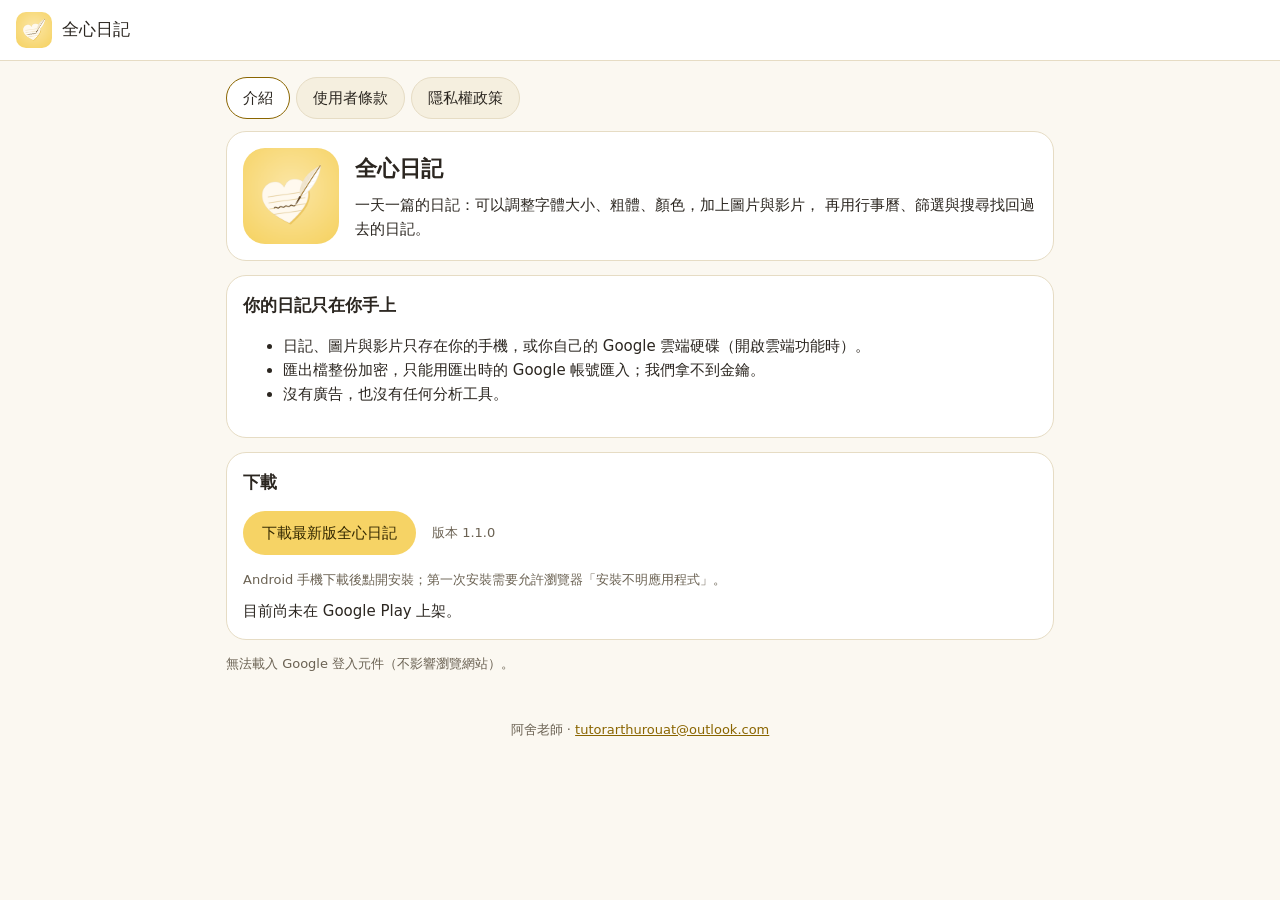
<file: index.html>
<!doctype html>
<html lang="zh-Hant-TW">
<head>
  <meta charset="utf-8">
  <meta name="viewport" content="width=device-width, initial-scale=1">
  <title>全心日記</title>
  <meta name="description" content="一天一篇的日記 App。日記、圖片與影片只存在你的手機與你自己的 Google 雲端硬碟。">
  <link rel="icon" type="image/png" href="favicon.png">
  <link rel="apple-touch-icon" href="apple-touch-icon.png">
  <link rel="stylesheet" href="css/style.css">
</head>
<body>
  <header class="top">
    <img src="favicon.png" alt="">
    <span class="title">全心日記</span>
    <span id="account" class="muted"></span>
    <div id="gsi"></div>
    <a id="admin-link" class="btn primary" href="admin.html" hidden>管理後台</a>
  </header>
  <main>
    <nav class="tabs" id="tabs">
      <button data-doc="" class="active">介紹</button>
      <button data-doc="terms">使用者條款</button>
      <button data-doc="privacy">隱私權政策</button>
    </nav>
    <article class="card legal" id="doc" hidden></article>
    <div id="intro">
      <div class="card">
        <div class="row">
          <img src="icon_256.png" alt="App 圖示" width="96" height="96" style="border-radius: 22px">
          <div class="grow">
            <h1 style="margin: 0; font-size: 22px">全心日記</h1>
            <p style="margin: 6px 0 0">一天一篇的日記：可以調整字體大小、粗體、顏色，加上圖片與影片，
              再用行事曆、篩選與搜尋找回過去的日記。</p>
          </div>
        </div>
      </div>
      <div class="card">
        <h2 style="margin-top: 0; font-size: 17px">你的日記只在你手上</h2>
        <ul>
          <li>日記、圖片與影片只存在你的手機，或你自己的 Google 雲端硬碟（開啟雲端功能時）。</li>
          <li>匯出檔整份加密，只能用匯出時的 Google 帳號匯入；我們拿不到金鑰。</li>
          <li>沒有廣告，也沒有任何分析工具。</li>
        </ul>
      </div>
      <div class="card">
        <h2 style="margin-top: 0; font-size: 17px">下載</h2>
        <p class="row" id="apk" hidden>
          <a id="apk-link" class="btn primary" href="">下載最新版全心日記</a>
          <span id="apk-version" class="muted"></span>
        </p>
        <p class="muted" id="apk-note" hidden style="margin: 0 0 8px">Android 手機下載後點開安裝；第一次安裝需要允許瀏覽器「安裝不明應用程式」。</p>
        <p id="play" style="margin: 0">目前尚未在 Google Play 上架。</p>
      </div>
    </div>
    <p id="login-note" class="muted"></p>
  </main>
  <footer>阿舍老師 · <a href="mailto:tutorarthurouat@outlook.com">tutorarthurouat@outlook.com</a></footer>
  <script src="js/config.js"></script>
  <script src="js/api.js"></script>
  <script src="js/md.js"></script>
  <script src="js/home.js"></script>
  <script src="https://accounts.google.com/gsi/client" async defer onload="window.amdHomeGsiReady && window.amdHomeGsiReady()"
    onerror="document.getElementById('login-note').textContent = '無法載入 Google 登入元件（不影響瀏覽網站）。'"></script>
</body>
</html>
</file>
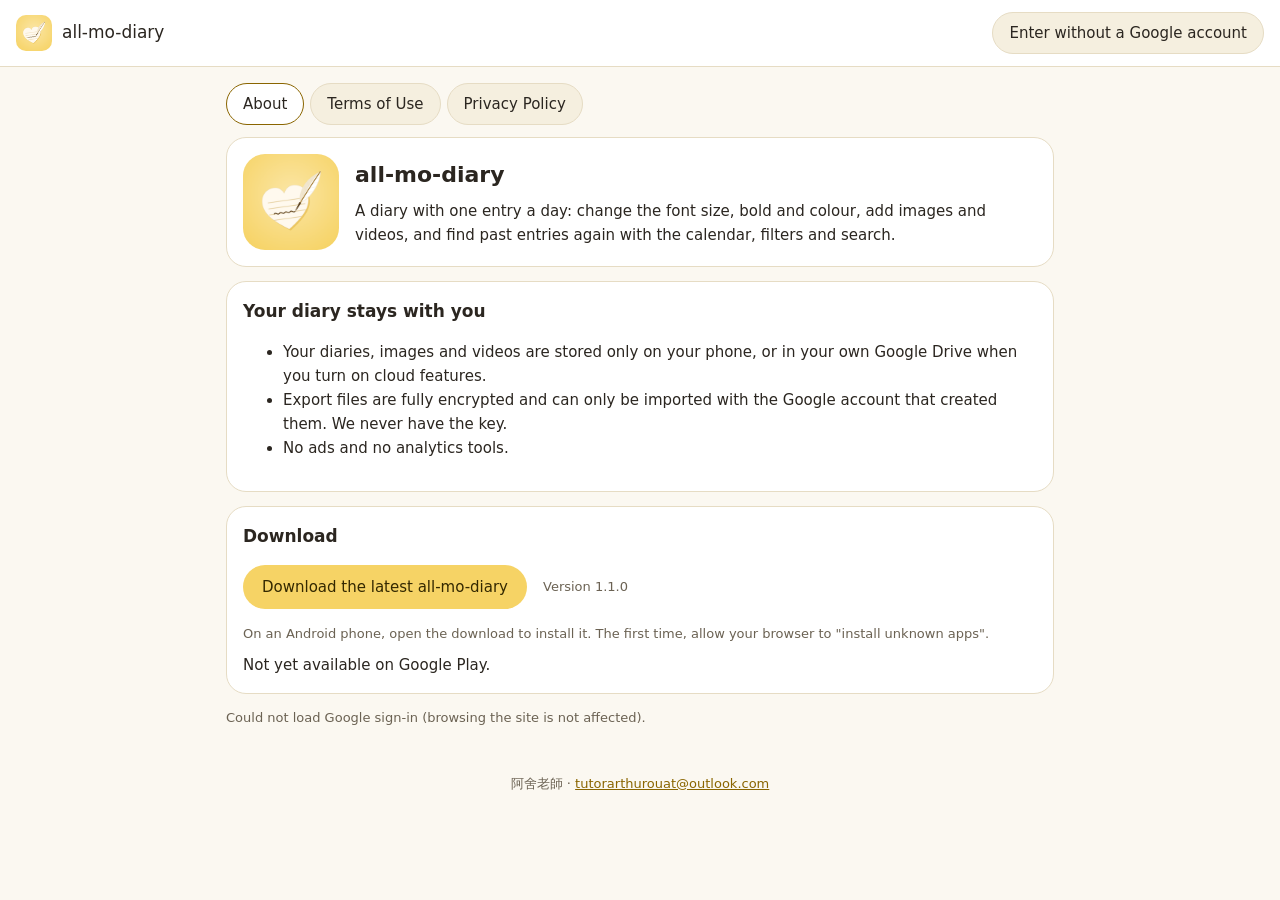
<file: demo-en/index.html>
<!doctype html>
<!-- 由 demo/tools/build.py 從正式版的 index.html 產生，不要手改。 -->
<html lang="en">
<head>
  <meta charset="utf-8">
  <meta name="robots" content="noindex">
  <script>
    // 示範版跟正式版同一個網域,localStorage 是共用的:這一頁所有的 key 加上前綴,
    // 讀不到正式版的管理員 session,也不會寫進正式版的資料。一定要在其他 script 之前執行。
    (function () {
      var PREFIX = "demo-en:";
      var S = Storage.prototype;
      var getItem = S.getItem, setItem = S.setItem, removeItem = S.removeItem;
      S.getItem = function (k) { return getItem.call(this, PREFIX + k); };
      S.setItem = function (k, v) { return setItem.call(this, PREFIX + k, v); };
      S.removeItem = function (k) { return removeItem.call(this, PREFIX + k); };
    })();
  </script>
  <meta name="viewport" content="width=device-width, initial-scale=1">
  <title>all-mo-diary</title>
  <meta name="description" content="A one-entry-a-day diary app. Your diaries, images and videos stay on your phone and in your own Google Drive.">
  <link rel="icon" type="image/png" href="../favicon.png">
  <link rel="apple-touch-icon" href="../apple-touch-icon.png">
  <link rel="stylesheet" href="../css/style.css">
  <style>body { font-family: system-ui, -apple-system, "Segoe UI", Roboto, "Helvetica Neue", Arial, sans-serif; }</style>
</head>
<body>
  <header class="top">
    <img src="../favicon.png" alt="">
    <span class="title">all-mo-diary</span>
    <span id="account" class="muted"></span>
    <div id="gsi"></div>
    <button id="demo-guest" type="button" hidden>Enter without a Google account</button>
    <a id="admin-link" class="btn primary" href="admin.html" hidden>Admin console</a>
  </header>
  <main>
    <nav class="tabs" id="tabs">
      <button data-doc="" class="active">About</button>
      <button data-doc="terms">Terms of Use</button>
      <button data-doc="privacy">Privacy Policy</button>
    </nav>
    <article class="card legal" id="doc" hidden></article>
    <div id="intro">
      <div class="card">
        <div class="row">
          <img src="../icon_256.png" alt="App icon" width="96" height="96" style="border-radius: 22px">
          <div class="grow">
            <h1 style="margin: 0; font-size: 22px">all-mo-diary</h1>
            <p style="margin: 6px 0 0">A diary with one entry a day: change the font size, bold and colour, add images and videos,
              and find past entries again with the calendar, filters and search.</p>
          </div>
        </div>
      </div>
      <div class="card">
        <h2 style="margin-top: 0; font-size: 17px">Your diary stays with you</h2>
        <ul>
          <li>Your diaries, images and videos are stored only on your phone, or in your own Google Drive when you turn on cloud features.</li>
          <li>Export files are fully encrypted and can only be imported with the Google account that created them. We never have the key.</li>
          <li>No ads and no analytics tools.</li>
        </ul>
      </div>
      <div class="card">
        <h2 style="margin-top: 0; font-size: 17px">Download</h2>
        <p class="row" id="apk" hidden>
          <a id="apk-link" class="btn primary" href="">Download the latest all-mo-diary</a>
          <span id="apk-version" class="muted"></span>
        </p>
        <p class="muted" id="apk-note" hidden style="margin: 0 0 8px">On an Android phone, open the download to install it. The first time, allow your browser to "install unknown apps".</p>
        <p id="play" style="margin: 0">Not yet available on Google Play.</p>
      </div>
    </div>
    <p id="login-note" class="muted"></p>
  </main>
  <footer>阿舍老師 · <a href="mailto:tutorarthurouat@outlook.com">tutorarthurouat@outlook.com</a></footer>
  <script src="config.js"></script>
  <script src="fixtures.js"></script>
  <script src="api.js"></script>
  <script src="../js/md.js"></script>
  <script src="home.js"></script>
  <script>
    // 示範版:不用 Google 帳號也能進後台。登入後(出現「管理後台」入口)就藏起來。
    (function () {
      var b = document.getElementById("demo-guest");
      var admin = document.getElementById("admin-link");
      function sync() { b.hidden = !!window.amdApi.token() && !admin.hidden; }
      b.hidden = !!window.amdApi.token();
      new MutationObserver(sync).observe(admin, { attributes: true });
      b.onclick = function () { window.amdApi.setToken("demo"); location.reload(); };
    })();
  </script>
  <script src="https://accounts.google.com/gsi/client?hl=en" async defer onload="window.amdHomeGsiReady && window.amdHomeGsiReady()"
    onerror="document.getElementById('login-note').textContent = 'Could not load Google sign-in (browsing the site is not affected).'"></script>
</body>
</html>
</file>
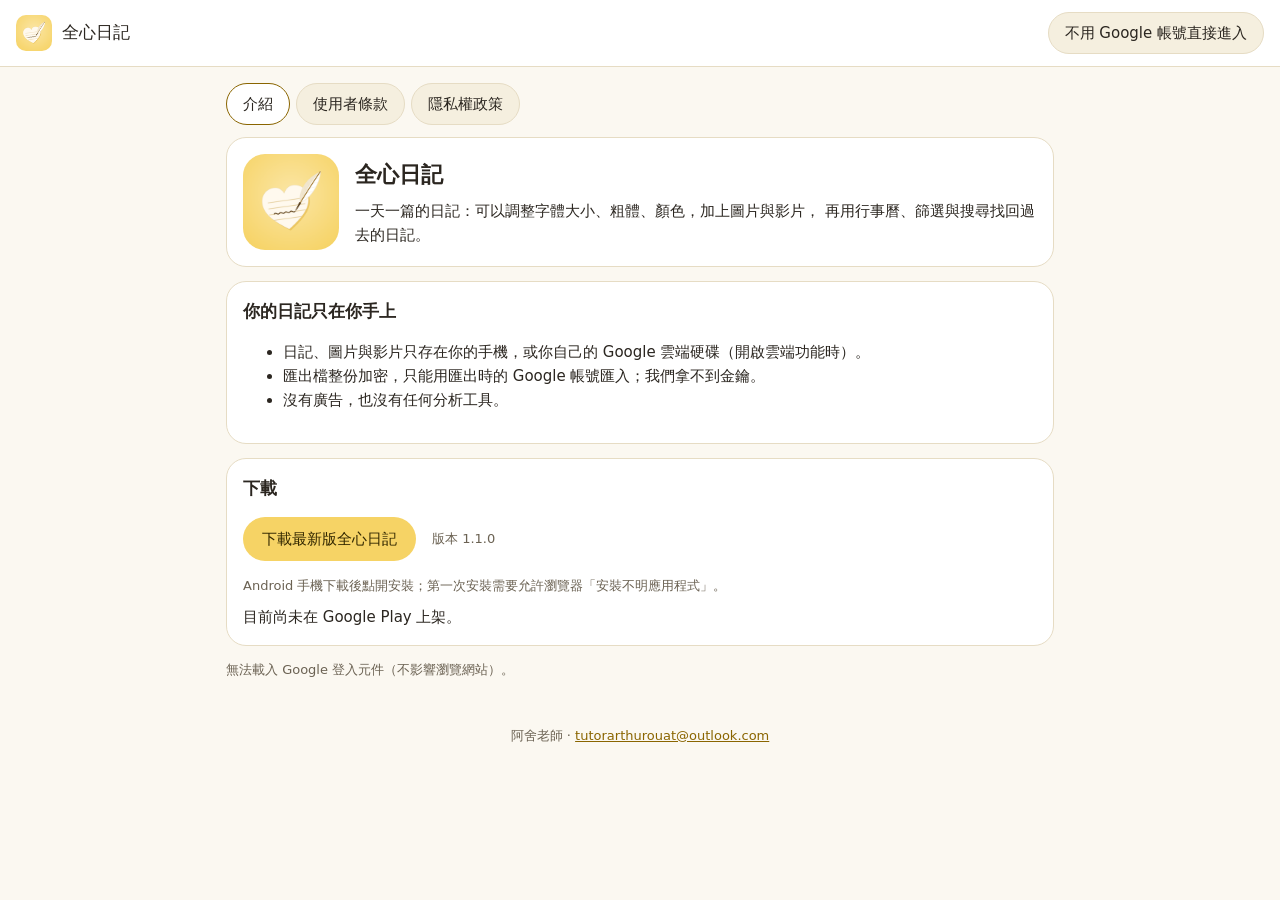
<file: demo/index.html>
<!doctype html>
<!-- 由 demo/tools/build.py 從正式版的 index.html 產生，不要手改。 -->
<html lang="zh-Hant-TW">
<head>
  <meta charset="utf-8">
  <meta name="robots" content="noindex">
  <script>
    // 示範版跟正式版同一個網域,localStorage 是共用的:這一頁所有的 key 加上前綴,
    // 讀不到正式版的管理員 session,也不會寫進正式版的資料。一定要在其他 script 之前執行。
    (function () {
      var PREFIX = "demo:";
      var S = Storage.prototype;
      var getItem = S.getItem, setItem = S.setItem, removeItem = S.removeItem;
      S.getItem = function (k) { return getItem.call(this, PREFIX + k); };
      S.setItem = function (k, v) { return setItem.call(this, PREFIX + k, v); };
      S.removeItem = function (k) { return removeItem.call(this, PREFIX + k); };
    })();
  </script>
  <meta name="viewport" content="width=device-width, initial-scale=1">
  <title>全心日記</title>
  <meta name="description" content="一天一篇的日記 App。日記、圖片與影片只存在你的手機與你自己的 Google 雲端硬碟。">
  <link rel="icon" type="image/png" href="../favicon.png">
  <link rel="apple-touch-icon" href="../apple-touch-icon.png">
  <link rel="stylesheet" href="../css/style.css">
</head>
<body>
  <header class="top">
    <img src="../favicon.png" alt="">
    <span class="title">全心日記</span>
    <span id="account" class="muted"></span>
    <div id="gsi"></div>
    <button id="demo-guest" type="button" hidden>不用 Google 帳號直接進入</button>
    <a id="admin-link" class="btn primary" href="admin.html" hidden>管理後台</a>
  </header>
  <main>
    <nav class="tabs" id="tabs">
      <button data-doc="" class="active">介紹</button>
      <button data-doc="terms">使用者條款</button>
      <button data-doc="privacy">隱私權政策</button>
    </nav>
    <article class="card legal" id="doc" hidden></article>
    <div id="intro">
      <div class="card">
        <div class="row">
          <img src="../icon_256.png" alt="App 圖示" width="96" height="96" style="border-radius: 22px">
          <div class="grow">
            <h1 style="margin: 0; font-size: 22px">全心日記</h1>
            <p style="margin: 6px 0 0">一天一篇的日記：可以調整字體大小、粗體、顏色，加上圖片與影片，
              再用行事曆、篩選與搜尋找回過去的日記。</p>
          </div>
        </div>
      </div>
      <div class="card">
        <h2 style="margin-top: 0; font-size: 17px">你的日記只在你手上</h2>
        <ul>
          <li>日記、圖片與影片只存在你的手機，或你自己的 Google 雲端硬碟（開啟雲端功能時）。</li>
          <li>匯出檔整份加密，只能用匯出時的 Google 帳號匯入；我們拿不到金鑰。</li>
          <li>沒有廣告，也沒有任何分析工具。</li>
        </ul>
      </div>
      <div class="card">
        <h2 style="margin-top: 0; font-size: 17px">下載</h2>
        <p class="row" id="apk" hidden>
          <a id="apk-link" class="btn primary" href="">下載最新版全心日記</a>
          <span id="apk-version" class="muted"></span>
        </p>
        <p class="muted" id="apk-note" hidden style="margin: 0 0 8px">Android 手機下載後點開安裝；第一次安裝需要允許瀏覽器「安裝不明應用程式」。</p>
        <p id="play" style="margin: 0">目前尚未在 Google Play 上架。</p>
      </div>
    </div>
    <p id="login-note" class="muted"></p>
  </main>
  <footer>阿舍老師 · <a href="mailto:tutorarthurouat@outlook.com">tutorarthurouat@outlook.com</a></footer>
  <script src="config.js"></script>
  <script src="fixtures.js"></script>
  <script src="api.js"></script>
  <script src="../js/md.js"></script>
  <script src="../js/home.js"></script>
  <script>
    // 示範版:不用 Google 帳號也能進後台。登入後(出現「管理後台」入口)就藏起來。
    (function () {
      var b = document.getElementById("demo-guest");
      var admin = document.getElementById("admin-link");
      function sync() { b.hidden = !!window.amdApi.token() && !admin.hidden; }
      b.hidden = !!window.amdApi.token();
      new MutationObserver(sync).observe(admin, { attributes: true });
      b.onclick = function () { window.amdApi.setToken("demo"); location.reload(); };
    })();
  </script>
  <script src="https://accounts.google.com/gsi/client" async defer onload="window.amdHomeGsiReady && window.amdHomeGsiReady()"
    onerror="document.getElementById('login-note').textContent = '無法載入 Google 登入元件（不影響瀏覽網站）。'"></script>
</body>
</html>
</file>
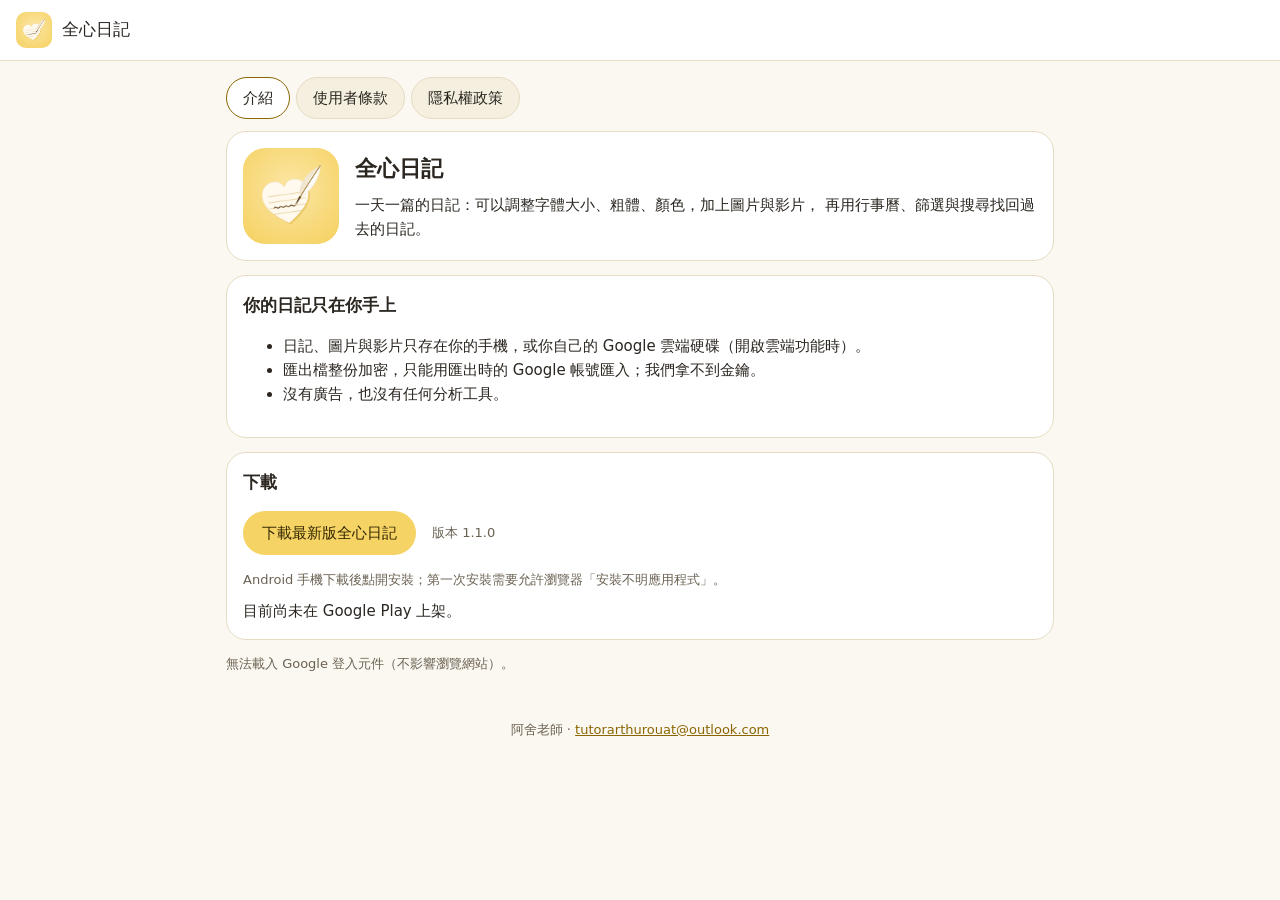
<file: admin.html>
<!doctype html>
<html lang="zh-Hant-TW">
<head>
  <meta charset="utf-8">
  <meta name="viewport" content="width=device-width, initial-scale=1">
  <meta name="robots" content="noindex">
  <title>管理後台 - 全心日記</title>
  <link rel="icon" type="image/png" href="favicon.png">
  <link rel="stylesheet" href="css/style.css">
</head>
<body>
  <header class="top">
    <a href="index.html"><img src="favicon.png" alt="回首頁"></a>
    <span class="title">管理後台</span>
    <span id="who" class="muted"></span>
    <button id="logout" hidden>登出</button>
  </header>
  <main>
    <div id="status" class="card" hidden><p id="status-msg" class="muted"></p></div>
    <div id="app" hidden>
      <div class="tabs" id="tabs">
        <button data-tab="fonts" class="active">字體</button>
        <button data-tab="version">App 版本</button>
        <button data-tab="feedback">意見回饋</button>
        <button data-tab="admins">管理員</button>
        <button data-tab="system">系統</button>
      </div>
      <div id="msg"></div>
      <section id="tab-fonts"></section>
      <section id="tab-version" hidden></section>
      <section id="tab-feedback" hidden></section>
      <section id="tab-admins" hidden></section>
      <section id="tab-system" hidden></section>
    </div>
  </main>
  <script src="js/config.js"></script>
  <script src="js/api.js"></script>
  <script src="js/admin.js"></script>
</body>
</html>
</file>
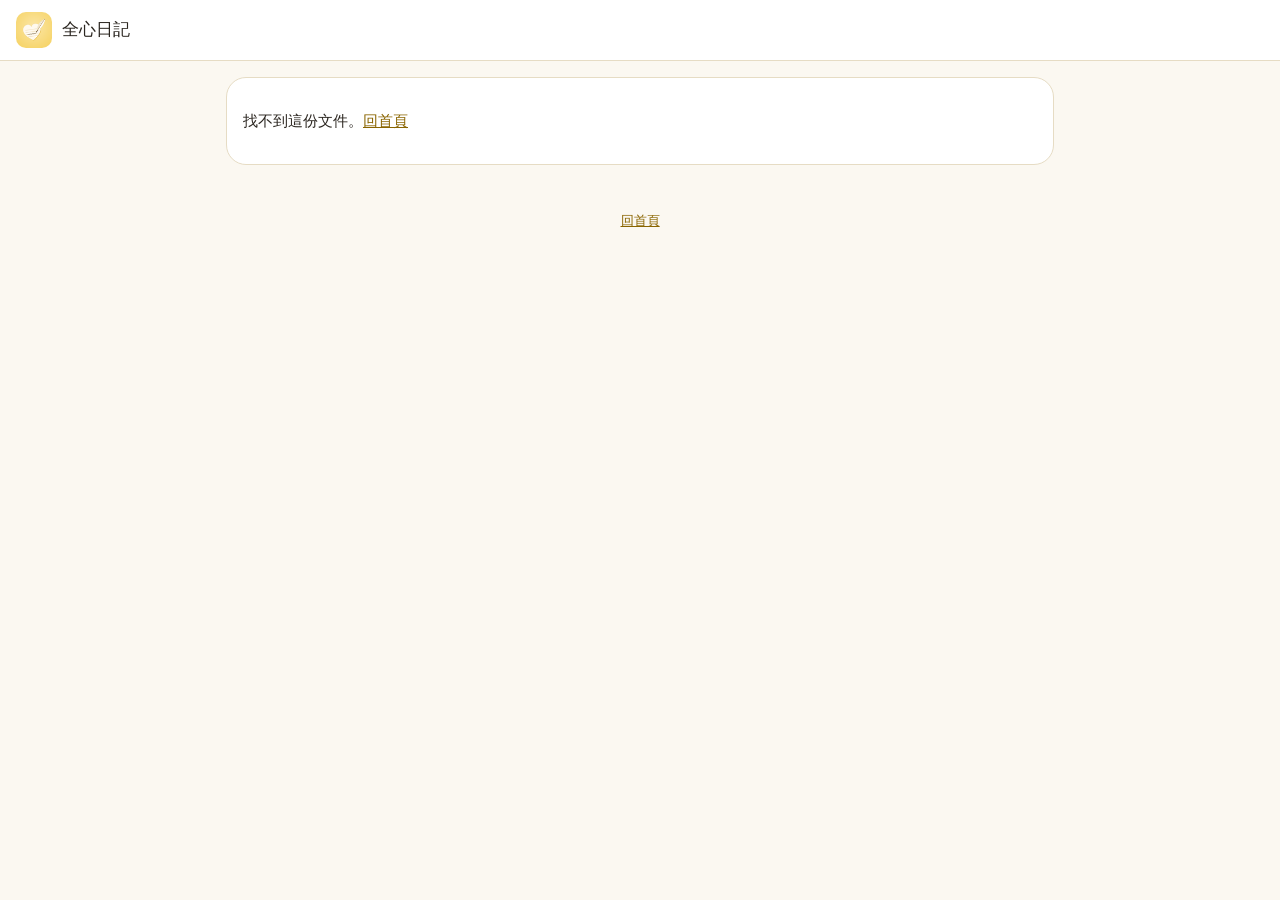
<file: legal.html>
<!doctype html>
<html lang="zh-Hant-TW">
<head>
  <meta charset="utf-8">
  <meta name="viewport" content="width=device-width, initial-scale=1">
  <title>全心日記</title>
  <link rel="icon" type="image/png" href="favicon.png">
  <link rel="stylesheet" href="css/style.css">
</head>
<body>
  <header class="top">
    <a href="index.html"><img src="favicon.png" alt="回首頁"></a>
    <span class="title" id="title">全心日記</span>
  </header>
  <main>
    <article class="card legal" id="content"><p class="muted">載入中…</p></article>
  </main>
  <footer><a href="index.html">回首頁</a></footer>
  <script src="js/md.js"></script>
  <script>
    // Same text as the copy bundled in the app (meta repo: tools/sync_texts.sh copies it here).
    (function () {
      const docs = { terms: "使用者條款", privacy: "隱私權政策" };
      const doc = new URLSearchParams(location.search).get("doc");
      const box = document.getElementById("content");
      if (!Object.prototype.hasOwnProperty.call(docs, doc)) {
        box.innerHTML = '<p>找不到這份文件。<a href="index.html">回首頁</a></p>';
        return;
      }
      document.title = docs[doc] + " - 全心日記";
      document.getElementById("title").textContent = docs[doc];
      fetch("legal/" + doc + ".md", { cache: "no-cache" })
        .then((r) => { if (!r.ok) throw new Error(); return r.text(); })
        .then((md) => { box.innerHTML = window.renderMarkdown(md); })
        .catch(() => { box.innerHTML = "<p>載入失敗，請重新整理。</p>"; });
    })();
  </script>
</body>
</html>
</file>
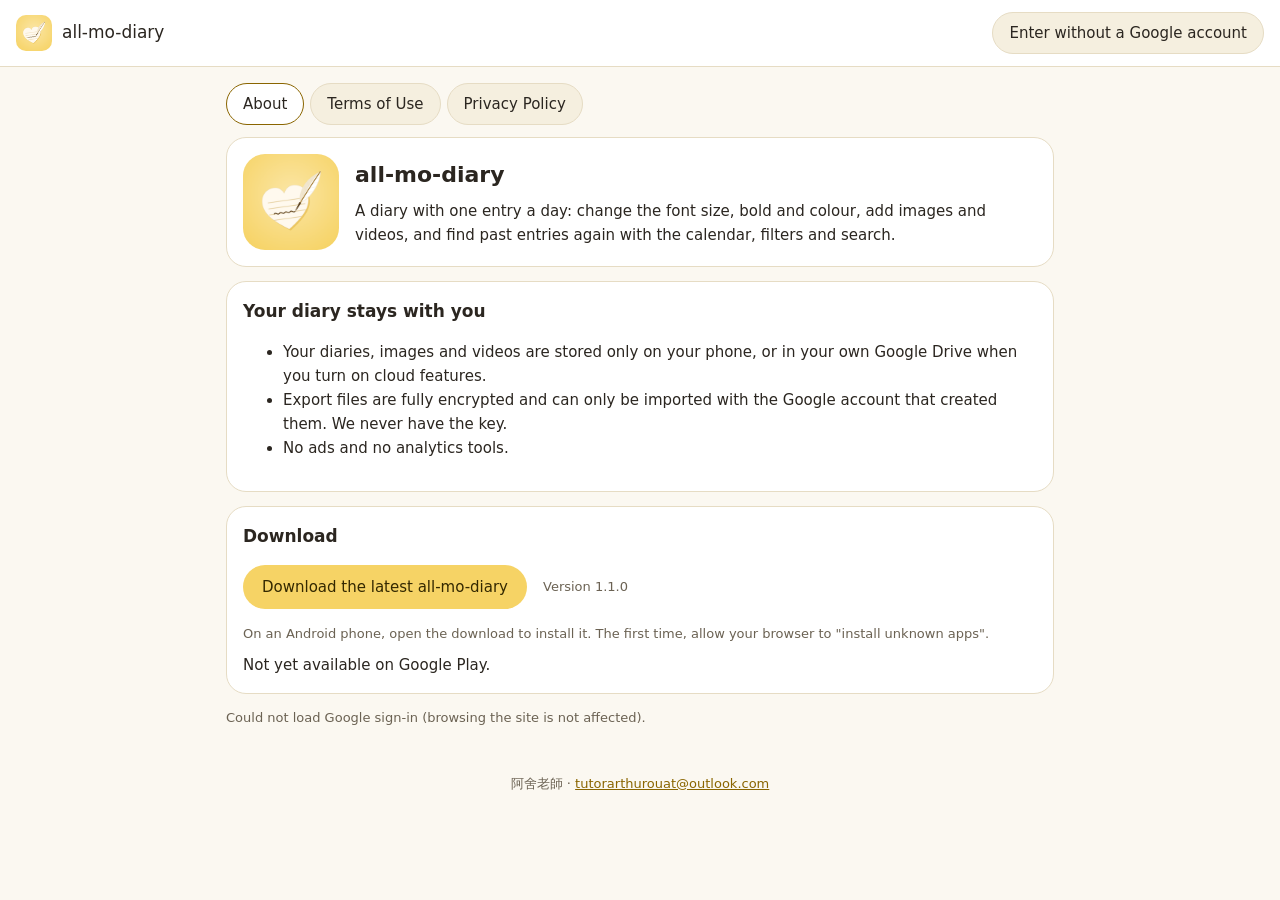
<file: demo-en/admin.html>
<!doctype html>
<!-- 由 demo/tools/build.py 從正式版的 admin.html 產生，不要手改。 -->
<html lang="en">
<head>
  <meta charset="utf-8">
  <script>
    // 示範版跟正式版同一個網域,localStorage 是共用的:這一頁所有的 key 加上前綴,
    // 讀不到正式版的管理員 session,也不會寫進正式版的資料。一定要在其他 script 之前執行。
    (function () {
      var PREFIX = "demo-en:";
      var S = Storage.prototype;
      var getItem = S.getItem, setItem = S.setItem, removeItem = S.removeItem;
      S.getItem = function (k) { return getItem.call(this, PREFIX + k); };
      S.setItem = function (k, v) { return setItem.call(this, PREFIX + k, v); };
      S.removeItem = function (k) { return removeItem.call(this, PREFIX + k); };
    })();
  </script>
  <meta name="viewport" content="width=device-width, initial-scale=1">
  <meta name="robots" content="noindex">
  <title>Admin console - all-mo-diary</title>
  <link rel="icon" type="image/png" href="../favicon.png">
  <link rel="stylesheet" href="../css/style.css">
  <style>body { font-family: system-ui, -apple-system, "Segoe UI", Roboto, "Helvetica Neue", Arial, sans-serif; }</style>
</head>
<body>
  <header class="top">
    <a href="index.html"><img src="../favicon.png" alt="Home"></a>
    <span class="title">Admin console</span>
    <span id="who" class="muted"></span>
    <button id="logout" hidden>Sign out</button>
  </header>
  <main>
    <div id="status" class="card" hidden><p id="status-msg" class="muted"></p></div>
    <div id="app" hidden>
      <div class="tabs" id="tabs">
        <button data-tab="fonts" class="active">Fonts</button>
        <button data-tab="version">App version</button>
        <button data-tab="feedback">Feedback</button>
        <button data-tab="admins">Admins</button>
        <button data-tab="system">System</button>
      </div>
      <div id="msg"></div>
      <section id="tab-fonts"></section>
      <section id="tab-version" hidden></section>
      <section id="tab-feedback" hidden></section>
      <section id="tab-admins" hidden></section>
      <section id="tab-system" hidden></section>
    </div>
  </main>
  <script src="config.js"></script>
  <script src="fixtures.js"></script>
  <script src="api.js"></script>
  <script src="admin.js"></script>
</body>
</html>
</file>
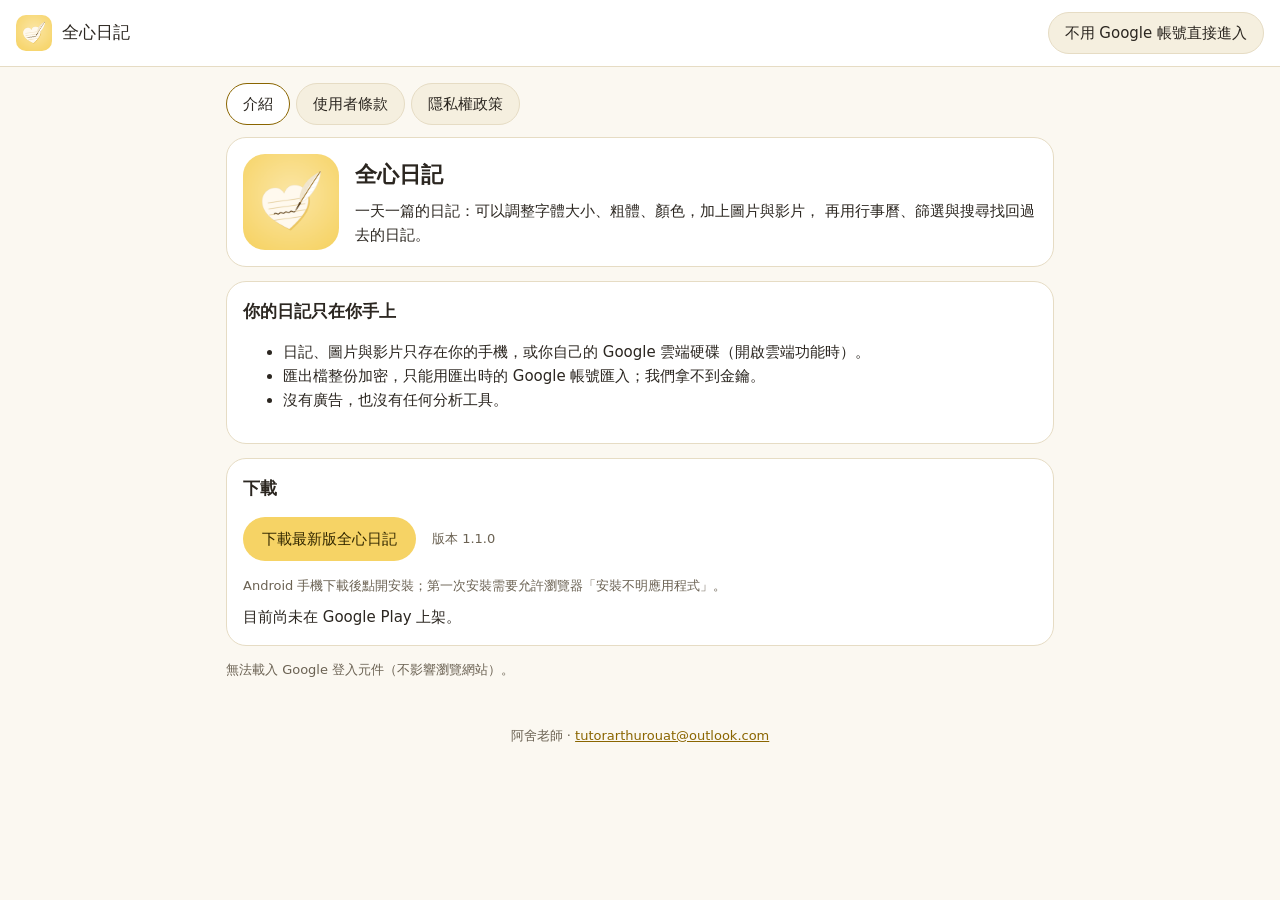
<file: demo/admin.html>
<!doctype html>
<!-- 由 demo/tools/build.py 從正式版的 admin.html 產生，不要手改。 -->
<html lang="zh-Hant-TW">
<head>
  <meta charset="utf-8">
  <script>
    // 示範版跟正式版同一個網域,localStorage 是共用的:這一頁所有的 key 加上前綴,
    // 讀不到正式版的管理員 session,也不會寫進正式版的資料。一定要在其他 script 之前執行。
    (function () {
      var PREFIX = "demo:";
      var S = Storage.prototype;
      var getItem = S.getItem, setItem = S.setItem, removeItem = S.removeItem;
      S.getItem = function (k) { return getItem.call(this, PREFIX + k); };
      S.setItem = function (k, v) { return setItem.call(this, PREFIX + k, v); };
      S.removeItem = function (k) { return removeItem.call(this, PREFIX + k); };
    })();
  </script>
  <meta name="viewport" content="width=device-width, initial-scale=1">
  <meta name="robots" content="noindex">
  <title>管理後台 - 全心日記</title>
  <link rel="icon" type="image/png" href="../favicon.png">
  <link rel="stylesheet" href="../css/style.css">
</head>
<body>
  <header class="top">
    <a href="index.html"><img src="../favicon.png" alt="回首頁"></a>
    <span class="title">管理後台</span>
    <span id="who" class="muted"></span>
    <button id="logout" hidden>登出</button>
  </header>
  <main>
    <div id="status" class="card" hidden><p id="status-msg" class="muted"></p></div>
    <div id="app" hidden>
      <div class="tabs" id="tabs">
        <button data-tab="fonts" class="active">字體</button>
        <button data-tab="version">App 版本</button>
        <button data-tab="feedback">意見回饋</button>
        <button data-tab="admins">管理員</button>
        <button data-tab="system">系統</button>
      </div>
      <div id="msg"></div>
      <section id="tab-fonts"></section>
      <section id="tab-version" hidden></section>
      <section id="tab-feedback" hidden></section>
      <section id="tab-admins" hidden></section>
      <section id="tab-system" hidden></section>
    </div>
  </main>
  <script src="config.js"></script>
  <script src="fixtures.js"></script>
  <script src="api.js"></script>
  <script src="../js/admin.js"></script>
</body>
</html>
</file>
<file: css/style.css>
/* 全心日記網站。顏色跟 App 一樣用鵝黃色；跟著系統的深淺色。
   ★ 不要在 :root 宣告 color-scheme：頁面是深色、Google 登入按鈕的 iframe 是淺色時，瀏覽器會在
     iframe 後面畫不透明的底，按鈕周圍就出現白色方框。原生表單元件需要深色時，只對 input、select 宣告。 */
:root {
  --bg: #fbf8f1;
  --surface: #ffffff;
  --surface2: #f5efdf;
  --border: #e6dcc4;
  --text: #2b2620;
  --text2: #5c5345;
  --muted: #6b6253;
  --accent: #8a6500;
  --accent-fill: #f6d365;
  --on-accent: #332800;
}
@media (prefers-color-scheme: dark) {
  :root {
    --bg: #17150f;
    --surface: #201d16;
    --surface2: #2b271d;
    --border: #3b3527;
    --text: #f1ece0;
    --text2: #c4bba8;
    --muted: #9d9481;
    --accent: #f6d365;
    --accent-fill: #f6d365;
    --on-accent: #2e2400;
  }
}
* { box-sizing: border-box; }
html, body { margin: 0; padding: 0; }
body {
  background: var(--bg);
  color: var(--text);
  font-family: "Noto Sans TC", "PingFang TC", "Microsoft JhengHei", system-ui, sans-serif;
  font-size: 15px;
  line-height: 1.6;
}
a { color: var(--accent); }
header.top {
  background: var(--surface);
  border-bottom: 1px solid var(--border);
  padding: 12px 16px;
  display: flex;
  align-items: center;
  gap: 10px;
}
header.top img { width: 36px; height: 36px; border-radius: 10px; display: block; }
header.top .title { font-weight: 500; font-size: 17px; flex: 1; }
main { max-width: 860px; margin: 0 auto; padding: 16px; }
.card {
  background: var(--surface);
  border-radius: 20px;
  padding: 16px;
  margin-bottom: 14px;
  border: 1px solid var(--border);
}
.row { display: flex; gap: 16px; align-items: center; flex-wrap: wrap; }
.grow { flex: 1; min-width: 200px; }
.muted { color: var(--muted); font-size: 13px; }
.links { display: flex; gap: 10px; flex-wrap: wrap; }
.btn {
  display: inline-flex;
  align-items: center;
  min-height: 44px;
  padding: 8px 18px;
  border-radius: 999px;
  border: 1px solid var(--border);
  background: var(--surface2);
  color: var(--text);
  text-decoration: none;
  font-weight: 500;
}
.btn.primary { background: var(--accent-fill); color: var(--on-accent); border-color: transparent; }
.legal h2 { font-size: 17px; margin: 22px 0 8px; }
.legal p, .legal li { color: var(--text); }
.legal blockquote { margin: 12px 0; padding: 10px 14px; background: var(--surface2); border-radius: 12px; }
.scroll-x { overflow-x: auto; }
table { border-collapse: collapse; font-size: 13px; min-width: 560px; }
th, td { border: 1px solid var(--border); padding: 6px 8px; vertical-align: top; text-align: left; }
th { background: var(--surface2); font-weight: 500; }
code { background: var(--surface2); padding: 0 4px; border-radius: 4px; font-size: 13px; }
footer { text-align: center; color: var(--muted); font-size: 13px; padding: 16px 16px 32px; }

/* Admin console. */
button {
  font: inherit;
  border: 1px solid var(--border);
  background: var(--surface2);
  color: var(--text);
  border-radius: 999px;
  padding: 8px 16px;
  min-height: 40px;
  cursor: pointer;
}
button:disabled { opacity: 0.5; cursor: default; }
button.primary { background: var(--accent-fill); color: var(--on-accent); border-color: transparent; font-weight: 500; }
button.danger { color: var(--danger); }
input, select, textarea {
  font: inherit;
  color: var(--text);
  background: var(--surface2);
  border: 1px solid var(--border);
  border-radius: 10px;
  padding: 6px 10px;
}
/* Native controls (select lists, file pickers) dark in dark mode. Scoped to the controls on purpose:
   on :root it would put a white box behind the Google sign-in button (its iframe is light). */
@media (prefers-color-scheme: dark) { input, select, textarea { color-scheme: dark; } }
textarea { width: 100%; min-height: 4em; }
:root { --danger: #bc4339; --ok: #23805a; --warn: #956500; }
@media (prefers-color-scheme: dark) { :root { --danger: #f59a92; --ok: #8ed6b5; --warn: #f6cf7a; } }
.tabs { display: flex; gap: 6px; flex-wrap: wrap; margin-bottom: 12px; }
.tabs button.active { background: var(--surface); border-color: var(--accent); }
.admin table { min-width: 0; width: 100%; }
.field-name { flex: 1 1 12em; min-width: 10em; }
.cell-name { width: 100%; min-width: 8em; }
.cell-sort { width: 4.5em; }
/* Font table: keep the checkbox labels and the delete button on one line; the file picker is
   the column that gives way (its 未選擇任何檔案 text is cut short instead of pushing the others). */
.admin td label, .admin td button { white-space: nowrap; }
.admin td input[type=file] { width: 15em; max-width: 100%; }
.pill { display: inline-block; border-radius: 999px; padding: 0 10px; background: var(--surface2); font-size: 12px; }
.banner { border-radius: 14px; padding: 10px 14px; margin-bottom: 12px; background: var(--surface2); }
.banner.warn { border: 1px solid var(--warn); }
.ok { color: var(--ok); }
.warn { color: var(--warn); }
.danger { color: var(--danger); }
pre.log { white-space: pre-wrap; word-break: break-all; font-size: 12px; background: var(--surface2); border-radius: 12px; padding: 10px; max-height: 420px; overflow: auto; }
progress { width: 10em; }

/* .btn and other elements that set display override the browser's built-in [hidden] rule
   (the 管理後台 link showed before signing in); force it back. */
[hidden] { display: none !important; }
</file>
